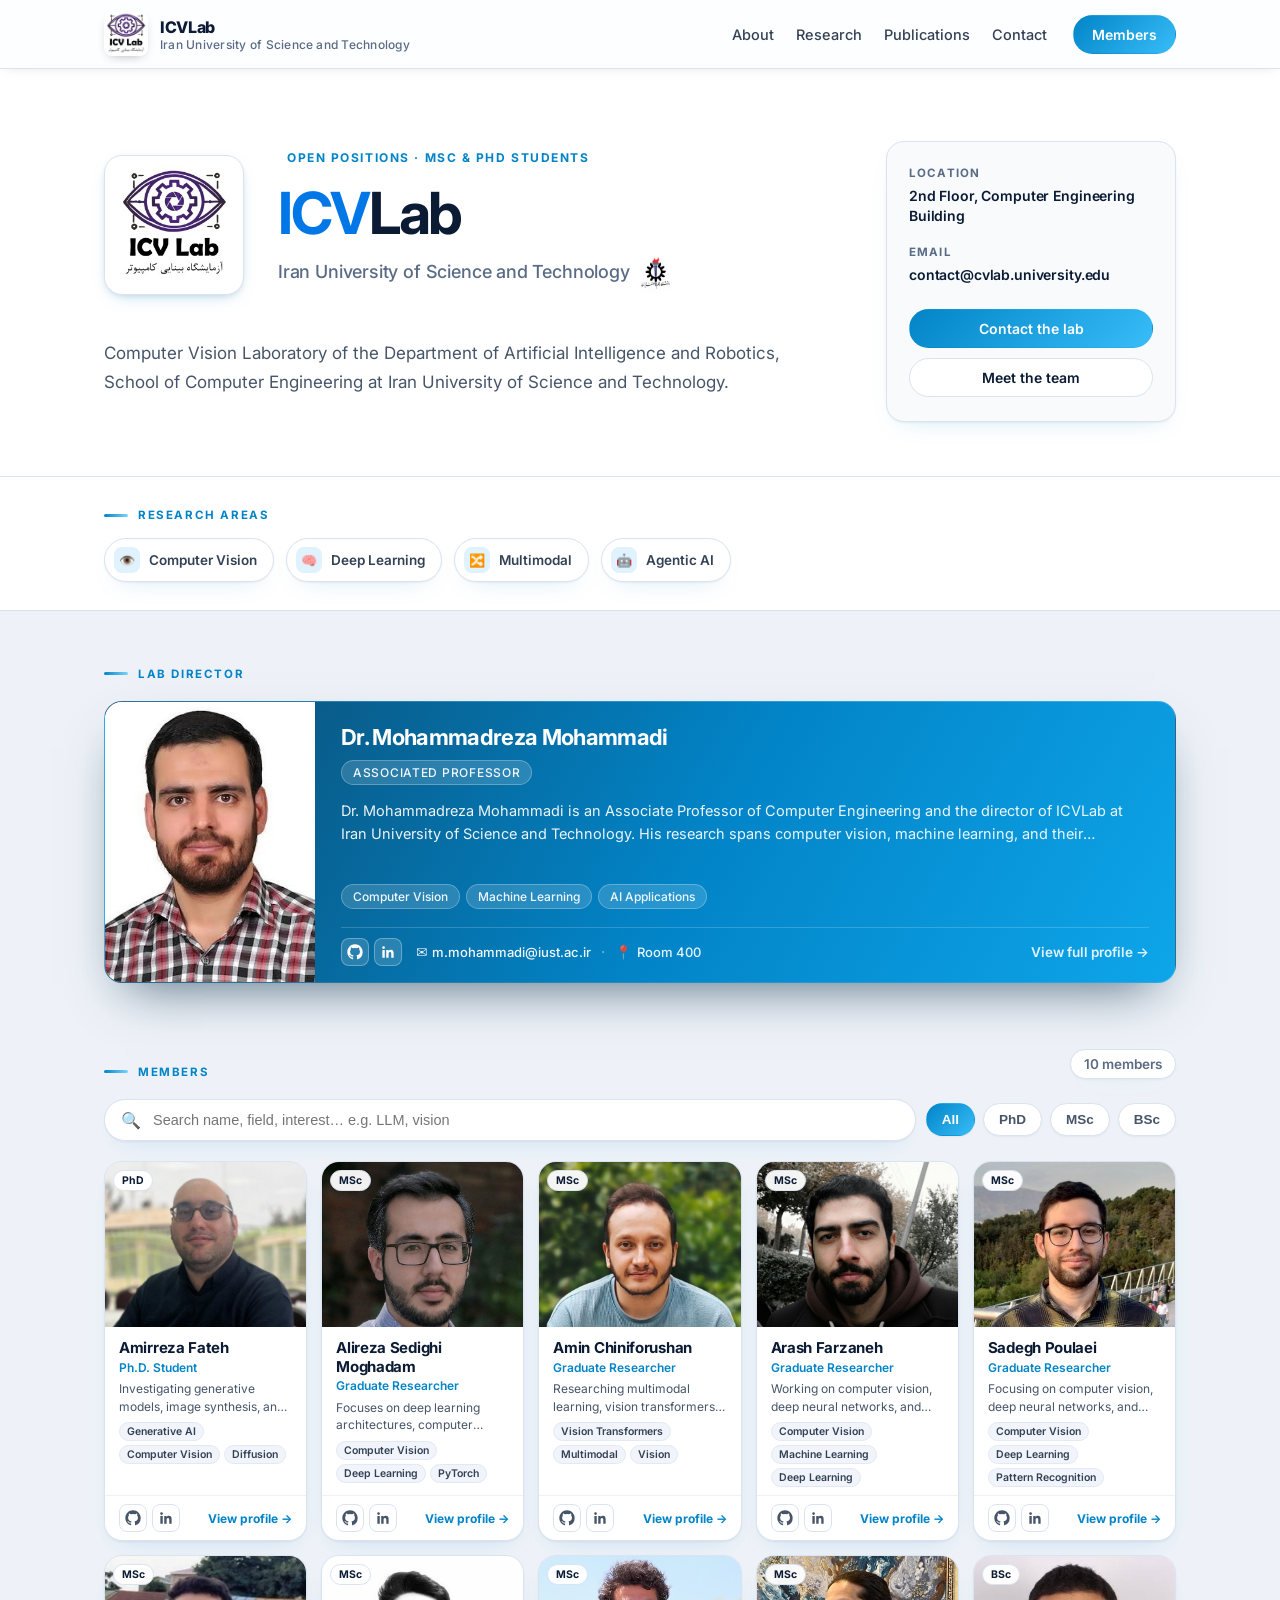
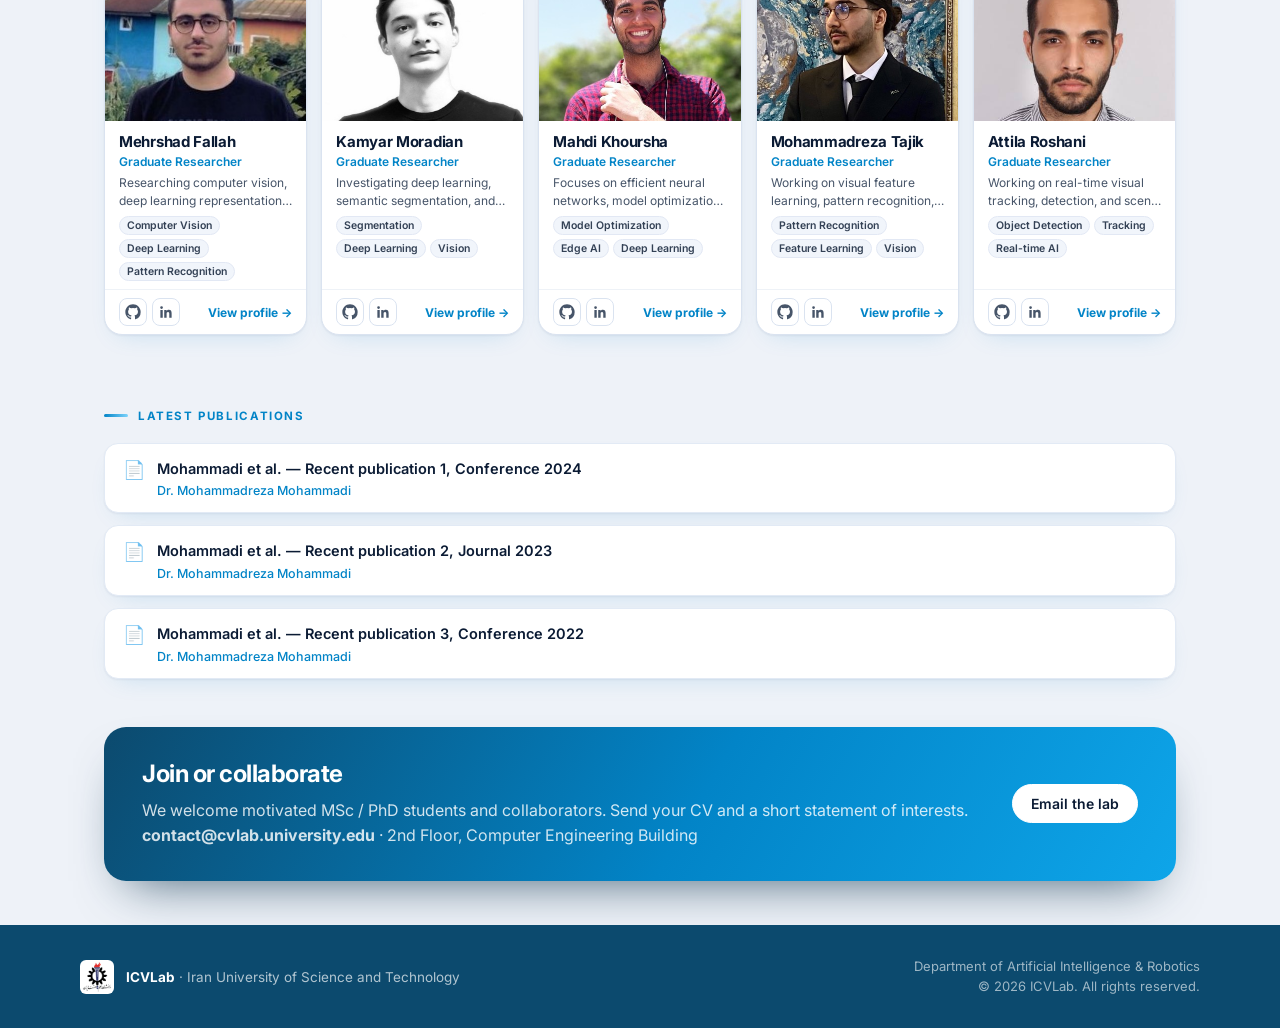
<file: index.html>
<!DOCTYPE html>
<html lang="en">

<head>
  <meta charset="UTF-8" />
  <meta name="viewport" content="width=device-width, initial-scale=1.0" />
  <title>ICVLab — Iran University of Science and Technology</title>
  <meta name="description"
    content="ICVLab at Iran University of Science and Technology: research in vision, language, and trustworthy AI. Meet our members." />
  <link rel="icon" href="cvlab_iust_logo.jpeg" />
  <link rel="preconnect" href="https://fonts.googleapis.com">
  <link href="https://fonts.googleapis.com/css2?family=Inter:wght@400;500;600;700;800&display=swap" rel="stylesheet">
  <link rel="stylesheet" href="styles.css" />
</head>

<body>

  <nav class="nav">
    <div class="container nav-inner">
      <a class="brand" href="index.html">
        <img class="brand-logo" src="cvlab_iust_logo.jpeg" alt="ICVLab logo" height="44" />
        <span>ICVLab<small>Iran University of Science and Technology</small></span>
      </a>
      <div class="nav-right">
        <div class="nav-links">
          <a href="#about">About</a>
          <a href="#research">Research</a>
          <a href="#publications">Publications</a>
          <a href="#contact">Contact</a>
        </div>
        <a class="btn btn-primary" href="#members">Members</a>
      </div>
    </div>
  </nav>

  <header class="hero" id="about">
    <div class="container">
      <div class="hero-inner">
        <div class="hero-main">
          <div class="hero-top">
            <img class="hero-logo" src="cvlab_iust_logo.jpeg" alt="ICVLab logo" height="140" />
            <div>
              <span class="eyebrow"><span class="dot"></span><span id="lab-eyebrow"></span></span>
              <h1><span class="icv">ICV</span>Lab<span class="uni">Iran University of Science and Technology<img class="uni-logo" src="IUST_logo.png" alt="IUST logo" height="32" /></span></h1>
            </div>
          </div>
          <p class="lead" id="hero-subtitle"></p>
        </div>
        <div class="hero-meta">
          <dl class="hero-meta-list">
            <div>
              <dt>Location</dt>
              <dd id="fact-loc"></dd>
            </div>
            <div>
              <dt>Email</dt>
              <dd id="fact-email"></dd>
            </div>
          </dl>
          <div class="hero-actions">
            <a class="btn btn-primary" href="#contact">Contact the lab</a>
            <a class="btn" href="#members">Meet the team</a>
          </div>
        </div>
      </div>
    </div>
  </header>

  <section class="section section-research" id="research">
    <div class="container">
      <div class="section-head">
        <div>
          <span class="label">Research areas</span>
        </div>
      </div>
      <div class="areas" id="areas"></div>
    </div>
  </section>

  <main class="container">
    <section class="section section-professor" id="director">
      <div class="section-head">
        <div>
          <span class="label">Lab Director</span>
        </div>
      </div>
      <div id="director-card"></div>
    </section>

    <section class="section" id="members">
      <div class="section-head">
        <div>
          <span class="label">Members</span>
        </div>
        <div class="count" id="count"></div>
      </div>
      <div class="toolbar">
        <label class="search">🔍 <input id="q" type="search"
            placeholder="Search name, field, interest… e.g. LLM, vision" /></label>
        <div id="filters" style="display:flex;gap:8px;flex-wrap:wrap"></div>
      </div>
      <div class="grid" id="grid"></div>
    </section>

    <section class="section" id="publications">
      <div class="section-head">
        <div>
          <span class="label">Latest Publications</span>
        </div>
      </div>
      <div class="pub-list" id="pub-list"></div>
    </section>

    <section class="section" id="contact">
      <div class="panel-cta"
        style="display:flex;gap:24px;align-items:center;justify-content:space-between;flex-wrap:wrap">
        <div>
          <h2>Join or collaborate</h2>
          <p style="margin:0">We welcome motivated MSc / PhD students and collaborators. Send your CV and a short
            statement of interests.<br><strong id="contact-email"></strong> · <span id="contact-location"></span></p>
        </div>
        <a class="btn btn-light" id="contact-btn" href="mailto:contact@cvlab.university.edu">Email the lab</a>
      </div>
    </section>
  </main>

  <footer>
    <div class="container foot">
      <div class="foot-brand">
        <img class="foot-logo" src="IUST_logo.png" alt="IUST logo" height="36" />
        <span><strong>ICVLab</strong> · Iran University of Science and Technology<br><span id="foot-uni"></span></span>
      </div>
      <div class="foot-copy">
        Department of Artificial Intelligence & Robotics<br>© 2026 ICVLab. All rights reserved.
      </div>
    </div>
  </footer>

  <script src="data.js"></script>
  <script>
    const directorCardEl = document.getElementById('director-card');
    const grid = document.getElementById('grid');
    const q = document.getElementById('q');
    const filtersEl = document.getElementById('filters');
    const normalMembers = MEMBERS.filter(m => !m.featured);
    const cats = ['All', ...Array.from(new Set(normalMembers.map(m => m.category)))];
    let active = 'All';

    document.getElementById('hero-subtitle').textContent = LAB_INFO.heroSubtitle;
    document.getElementById('lab-eyebrow').textContent = 'Open positions · MSc & PhD students';
    if (document.getElementById('fact-dept')) document.getElementById('fact-dept').textContent = LAB_INFO.department;
    if (document.getElementById('fact-loc')) document.getElementById('fact-loc').textContent = LAB_INFO.location;
    if (document.getElementById('fact-email')) document.getElementById('fact-email').textContent = LAB_INFO.email;
    const founded = LAB_INFO.founded;
    if (document.getElementById('fact-year')) document.getElementById('fact-year').textContent = founded || '';
    document.getElementById('contact-email').textContent = LAB_INFO.email;
    document.getElementById('contact-location').textContent = LAB_INFO.location;
    document.getElementById('contact-btn').href = 'mailto:' + LAB_INFO.email;
    document.getElementById('areas').innerHTML = LAB_INFO.researchAreas.map((a) =>
      `<div class="area"><div class="area-icon">${a.icon || '✨'}</div><h3>${a.title}</h3></div>`).join('');

    function iconBtn(href, label, svg) {
      return `<a class="icon-btn" href="${href}" target="_blank" rel="noopener" title="${label}" onclick="event.stopPropagation()">${svg}</a>`;
    }
    const gh = `<svg width="16" height="16" viewBox="0 0 24 24" fill="currentColor"><path d="M12 .5C5.65.5.5 5.65.5 12c0 5.08 3.29 9.39 7.86 10.91.58.11.79-.25.79-.55v-2.15c-3.2.7-3.87-1.36-3.87-1.36-.52-1.33-1.28-1.68-1.28-1.68-1.04-.71.08-.7.08-.7 1.15.08 1.76 1.19 1.76 1.19 1.03 1.76 2.7 1.25 3.36.96.1-.75.4-1.25.72-1.54-2.55-.29-5.23-1.28-5.23-5.68 0-1.26.45-2.28 1.19-3.09-.12-.29-.52-1.46.11-3.05 0 0 .97-.31 3.18 1.18a11 11 0 0 1 5.8 0c2.2-1.49 3.17-1.18 3.17-1.18.63 1.59.23 2.76.11 3.05.74.81 1.19 1.83 1.19 3.09 0 4.41-2.69 5.38-5.25 5.67.41.35.77 1.05.77 2.12v3.15c0 .3.21.66.8.55A11.51 11.51 0 0 0 23.5 12C23.5 5.65 18.35.5 12 .5z"/></svg>`;
    const li = `<svg width="16" height="16" viewBox="0 0 24 24" fill="currentColor"><path d="M20.45 20.45h-3.55v-5.57c0-1.33-.03-3.04-1.85-3.04-1.86 0-2.14 1.45-2.14 2.94v5.67H9.35V9h3.41v1.56h.05c.47-.9 1.63-1.85 3.36-1.85 3.6 0 4.27 2.37 4.27 5.46v6.28zM5.34 7.43a2.06 2.06 0 1 1 0-4.12 2.06 2.06 0 0 1 0 4.12zM7.12 20.45H3.56V9h3.56v11.45z"/></svg>`;

    // Render Featured / Lab Director card
    const prof = MEMBERS.find(m => m.featured) || MEMBERS[0];
    if (prof && directorCardEl) {
      directorCardEl.innerHTML = `
    <article class="card card-wide" onclick="location.href='member.html?id=${prof.id}'">
      <div class="card-top wide-img"><img src="${prof.image}" alt="${prof.name}" /></div>
      <div class="wide-body">
        <div class="wide-content">
          <div class="wide-head">
            <h3>${prof.name}</h3>
            <div><span class="tag tag-cat">Associated Professor</span></div>
          </div>
          <p class="desc wide-desc">${prof.bio}</p>
          <div class="wide-tags-row">
            <div class="tags">${prof.tags.map(t => `<span class="tag">${t}</span>`).join('')}</div>
          </div>
        </div>
        <div class="card-foot wide-foot">
          <div class="wide-foot-left">
            <div class="socials">${iconBtn(prof.github, 'GitHub', gh)}${iconBtn(prof.linkedin, 'LinkedIn', li)}</div>
            <div class="wide-meta">
              <a class="meta-item meta-link" href="mailto:${prof.email}" onclick="event.stopPropagation()"><span class="meta-icon">✉️</span>${prof.email}</a>
              <span class="meta-dot">·</span>
              <span class="meta-item"><span class="meta-icon">📍</span>${prof.location}</span>
            </div>
          </div>
          <span class="view">View full profile →</span>
        </div>
      </div>
    </article>`;
    }

    function render() {
      filtersEl.innerHTML = cats.map(c => `<button class="chip ${c === active ? 'active' : ''}" data-c="${c}">${c}</button>`).join('');
      filtersEl.querySelectorAll('.chip').forEach(b => b.onclick = () => { active = b.dataset.c; render(); });

      const term = q.value.trim().toLowerCase();
      const matches = m => {
        const okCat = active === 'All' || m.category === active;
        const hay = (m.name + ' ' + m.role + ' ' + m.tags.join(' ') + ' ' + (m.interests || []).join(' ')).toLowerCase();
        return okCat && (!term || hay.includes(term));
      };
      const list = normalMembers.filter(matches);
      document.getElementById('count').textContent = list.length + ' member' + (list.length !== 1 ? 's' : '');
      grid.innerHTML = list.length ? list.map(m => `
    <article class="card" onclick="location.href='member.html?id=${m.id}'">
      <div class="card-top"><img src="${m.image}" alt="${m.name}" loading="lazy" /><span class="badge">${m.category}</span></div>
      <div class="card-body">
        <h3>${m.name}</h3><div class="role">${m.role}</div>
        <p class="desc">${m.shortBio}</p>
        <div class="tags">${m.tags.map(t => `<span class="tag">${t}</span>`).join('')}</div>
      </div>
      <div class="card-foot">
        <div class="socials">${iconBtn(m.github, 'GitHub', gh)}${iconBtn(m.linkedin, 'LinkedIn', li)}</div>
        <span class="view">View profile →</span>
      </div>
    </article>`).join('')
        : `<div class="empty">No members match. Try clearing the search.</div>`;
    }
    // Render Publications
    const pubListEl = document.getElementById('pub-list');
    if (pubListEl) {
      const allPubs = [];
      MEMBERS.forEach(m => {
        if (m.publications && m.publications.length) {
          m.publications.forEach(p => {
            if (!allPubs.some(item => item.title === p)) {
              allPubs.push({ title: p, author: m.name, memberId: m.id });
            }
          });
        }
      });
      if (allPubs.length) {
        pubListEl.innerHTML = allPubs.map(p => `
          <div class="pub">
            <span class="pub-icon">📄</span>
            <div class="pub-content">
              <div class="pub-title">${p.title}</div>
              <div class="pub-author"><a href="member.html?id=${p.memberId}">${p.author}</a></div>
            </div>
          </div>`).join('');
      } else {
        pubListEl.innerHTML = `<p style="color:var(--muted)">Publications coming soon.</p>`;
      }
    }

    q.addEventListener('input', render);
    render();
  </script>
</body>

</html>
</file>
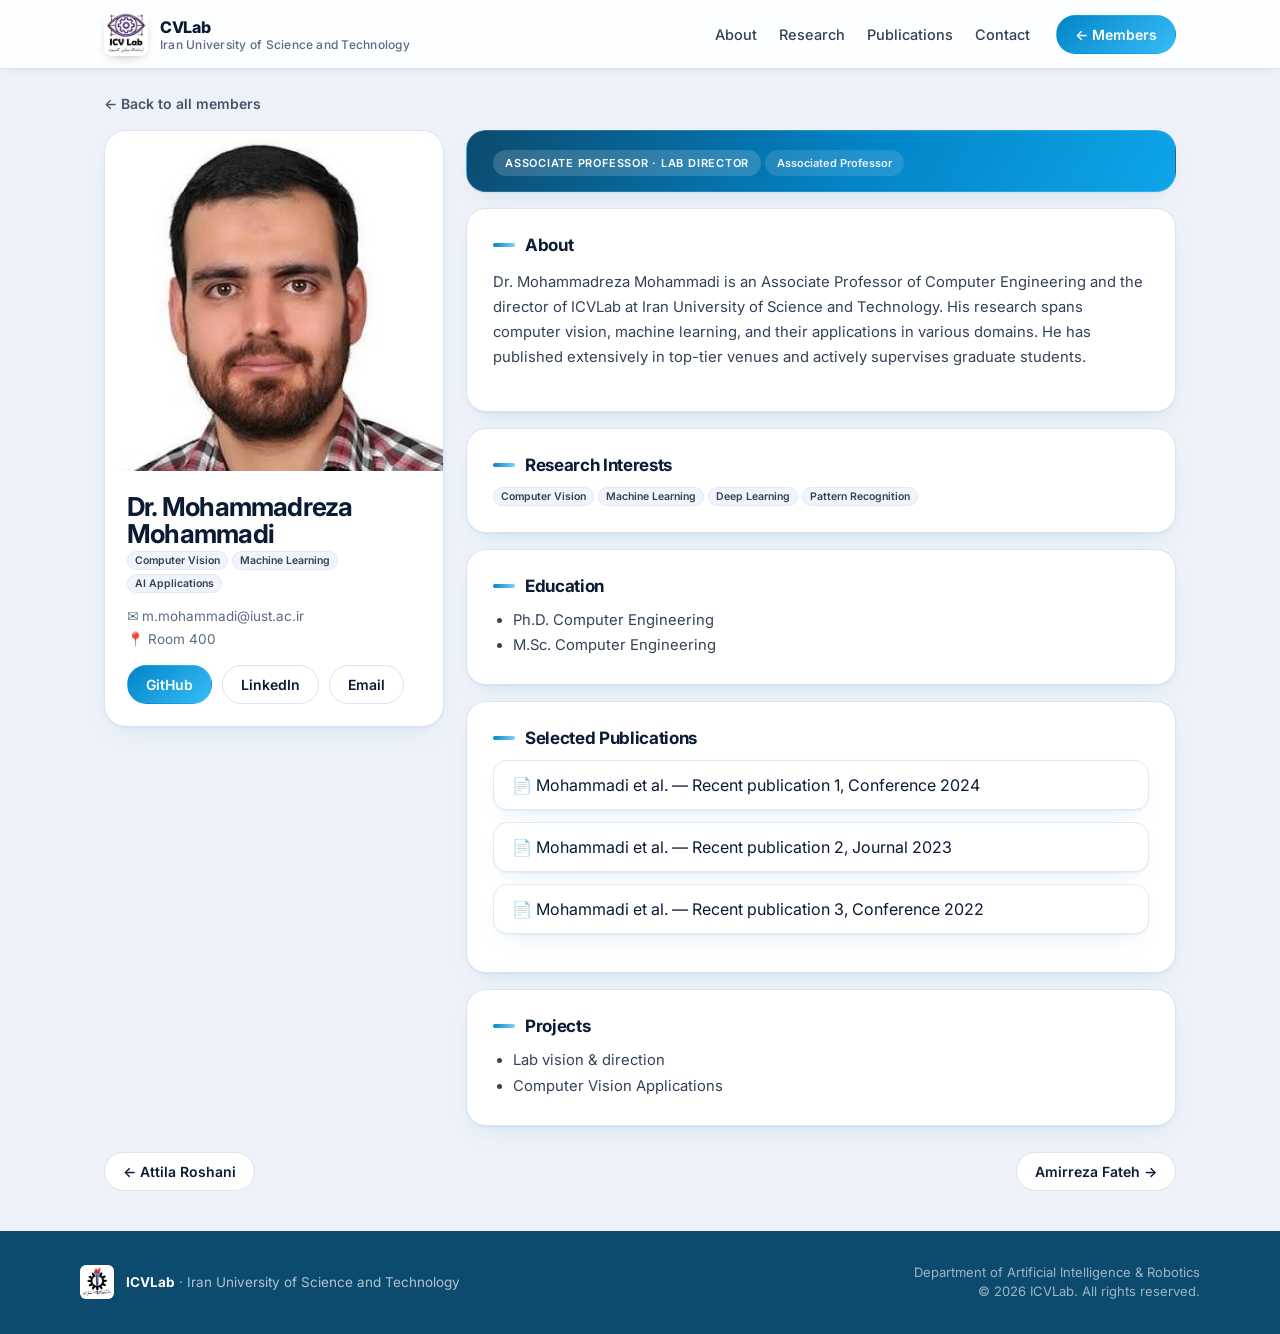
<file: member.html>
<!DOCTYPE html>
<html lang="en">
<head>
<meta charset="UTF-8" />
<meta name="viewport" content="width=device-width, initial-scale=1.0" />
<title>Member — CVLab</title>
<link rel="icon" href="cvlab_iust_logo.jpeg" />
<link rel="preconnect" href="https://fonts.googleapis.com">
<link href="https://fonts.googleapis.com/css2?family=Inter:wght@400;500;600;700;800&display=swap" rel="stylesheet">
<link rel="stylesheet" href="styles.css" />
</head>
<body>
<nav class="nav">
  <div class="container nav-inner">
    <a class="brand" href="index.html"><img class="brand-logo" src="cvlab_iust_logo.jpeg" alt="ICVLab logo" height="44" /><span>CVLab<small>Iran University of Science and Technology</small></span></a>
    <div class="nav-right">
      <div class="nav-links"><a href="index.html#about">About</a><a href="index.html#research">Research</a><a href="index.html#publications">Publications</a><a href="index.html#contact">Contact</a></div>
      <a class="btn btn-primary" href="index.html#members">← Members</a>
    </div>
  </div>
</nav>

<main class="container">
  <a class="back" href="index.html#members">← Back to all members</a>
  <div class="profile" id="profile"></div>
  <div class="prev-next" id="prevnext"></div>
</main>

<footer>
  <div class="container foot">
    <div class="foot-brand"><img class="foot-logo" src="IUST_logo.png" alt="IUST logo" height="36" /><span><strong>ICVLab</strong> · Iran University of Science and Technology</span></div>
    <div class="foot-copy">Department of Artificial Intelligence & Robotics<br>© 2026 ICVLab. All rights reserved.</div>
  </div>
</footer>

<script src="data.js"></script>
<script>
const id = new URLSearchParams(location.search).get('id');
const m = MEMBERS.find(x => x.id === id) || MEMBERS[0];
document.title = m.name + ' — CVLab';
const i = MEMBERS.indexOf(m);
const prev = MEMBERS[(i - 1 + MEMBERS.length) % MEMBERS.length];
const next = MEMBERS[(i + 1) % MEMBERS.length];

document.getElementById('profile').innerHTML = `
  <aside class="p-card">
    <img src="${m.image}" alt="${m.name}" />
    <div class="p-body">
      <h1>${m.name}</h1>
      <div class="tags">${m.tags.map(t=>`<span class="tag">${t}</span>`).join('')}</div>
      <div class="p-meta">✉️ ${m.email}<br>📍 ${m.location}</div>
      <div class="p-actions">
        <a class="btn btn-primary" href="${m.github}" target="_blank" rel="noopener">GitHub</a>
        <a class="btn" href="${m.linkedin}" target="_blank" rel="noopener">LinkedIn</a>
        <a class="btn btn-ghost" href="mailto:${m.email}">Email</a>
      </div>
    </div>
  </aside>
  <div class="p-main">
    <div class="panel panel-header">
      <div class="header-row">
        <div class="header-title">
          <span class="role-badge">${m.role}</span>
          <span class="category-badge">${m.category}</span>
        </div>
      </div>
    </div>
    <div class="panel"><h2>About</h2><p>${m.bio}</p></div>
    <div class="panel"><h2>Research Interests</h2><div class="tags">${(m.interests||m.tags).map(t=>`<span class="tag">${t}</span>`).join('')}</div></div>
    <div class="panel"><h2>Education</h2><ul>${m.education.map(e=>`<li>${e}</li>`).join('') || '<li>—</li>'}</ul></div>
    <div class="panel"><h2>Selected Publications</h2>
      ${(m.publications && m.publications.length) ? m.publications.map(p=>`<div class="pub">📄 ${p}</div>`).join('') : '<p style="color:var(--muted)">Publications coming soon.</p>'}
    </div>
    <div class="panel"><h2>Projects</h2><ul>${m.projects.map(p=>`<li>${p}</li>`).join('') || '<li>—</li>'}</ul></div>
  </div>`;

document.getElementById('prevnext').innerHTML = `
  <a class="btn" href="member.html?id=${prev.id}">← ${prev.name}</a>
  <a class="btn" href="member.html?id=${next.id}">${next.name} →</a>`;
</script>
</body>
</html>
</file>
<file: styles.css>
:root{
  --bg:#eef2f8;
  --card:#ffffff;
  --ink:#0b1b34;
  --muted:#5a6b85;
  --line:#dae3f0;
  --accent:#0284c7;
  --accent-2:#38bdf8;
  --accent-soft:#e0f2fe;
  --navy:#0c4a6e;
  --radius:18px;
  --shadow:0 1px 2px rgba(11,27,52,.05),0 10px 26px -14px rgba(2,132,199,.22);
  --shadow-hover:0 2px 6px rgba(11,27,52,.07),0 22px 40px -16px rgba(2,132,199,.35);
}
*{box-sizing:border-box}
html{scroll-behavior:smooth}
body{margin:0;min-height:100vh;display:flex;flex-direction:column;font-family:'Inter',system-ui,-apple-system,'Segoe UI',Roboto,sans-serif;background:var(--bg);color:var(--ink);-webkit-font-smoothing:antialiased}
main{flex:1}
a{color:inherit;text-decoration:none}
.container{max-width:1120px;margin:0 auto;padding:0 24px}

/* Nav */
.nav{position:sticky;top:0;z-index:50;background:rgba(255,255,255,.88);backdrop-filter:blur(14px);border-bottom:1px solid var(--line);box-shadow:0 1px 12px -6px rgba(11,27,52,.25)}
.nav-inner{display:flex;align-items:center;justify-content:space-between;height:68px}
.nav-right{display:flex;align-items:center;gap:26px}
.brand{display:flex;align-items:center;gap:12px;font-weight:800;letter-spacing:-.02em}
.brand-logo{height:44px;width:auto;border-radius:8px;display:block;flex:none;background:#fff;box-shadow:0 4px 12px -6px rgba(11,27,52,.45)}
.brand small{display:block;font-weight:500;color:var(--muted);font-size:12px;letter-spacing:.02em}
.icv{color:#0077e6}
.nav-links{display:flex;gap:22px;font-size:14.5px;color:#334155;font-weight:500}
.nav-links a:hover{color:var(--accent)}
.btn{display:inline-flex;align-items:center;gap:8px;border-radius:999px;padding:10px 18px;font-weight:600;font-size:14px;border:1px solid var(--line);background:#fff;color:var(--ink);transition:.2s;cursor:pointer;white-space:nowrap}
.btn:hover{transform:translateY(-1px);box-shadow:var(--shadow)}
.btn-primary{background:linear-gradient(135deg,var(--accent),var(--accent-2));color:#fff;border-color:transparent}
.btn-primary:hover{box-shadow:0 10px 22px -12px rgba(2,132,199,.8)}
.btn-light{background:#fff;color:var(--ink);border-color:#fff}
.btn-ghost{background:transparent}

/* Hero */
.hero{background:#fff;border-bottom:1px solid var(--line)}
.hero-inner{max-width:1120px;padding:72px 0 54px;display:flex;gap:60px;align-items:flex-start}
.hero-main{flex:1;min-width:0}
.hero-top{display:flex;align-items:center;gap:34px;margin-bottom:30px}
.hero-logo{height:140px;width:auto;border-radius:18px;display:block;flex:none;border:1px solid var(--line);background:#fff;padding:9px;box-shadow:0 6px 18px -8px rgba(2,132,199,.35),0 2px 6px -2px rgba(11,27,52,.12)}
.eyebrow{display:inline-flex;align-items:center;gap:9px;font-size:12px;font-weight:700;letter-spacing:.13em;text-transform:uppercase;color:var(--accent)}
h1{font-size:clamp(38px,5.4vw,58px);line-height:1.04;letter-spacing:-.04em;margin:18px 0 20px;font-weight:700}
h1 .uni{display:flex;align-items:center;gap:10px;font-size:18px;font-weight:500;color:var(--muted);letter-spacing:-.01em;margin-top:14px}
.uni-logo{height:32px;width:auto;display:inline-block;flex:none;filter:drop-shadow(0 2px 4px rgba(11,27,52,.08))}
.lead{font-size:17px;line-height:1.7;color:#475569;max-width:62ch;margin:0 0 8px}
.hero-actions{display:flex;flex-direction:column;gap:10px}
.hero-actions .btn{justify-content:center;text-align:center;width:100%}
.btn-link{display:inline-flex;align-items:center;justify-content:center;gap:7px;font-size:14px;font-weight:600;color:var(--accent);transition:.18s;border:1px solid transparent}
.btn-link:hover{color:var(--ink);gap:9px}
.hero-meta{display:flex;flex-direction:column;gap:24px;margin:0;width:290px;background:#f8fafc;border:1px solid var(--line);border-radius:18px;padding:24px 22px;flex-shrink:0;box-shadow:var(--shadow)}
.hero-meta-list{display:grid;grid-template-columns:1fr;gap:18px;margin:0}
.hero-meta-list dt{font-size:11.5px;text-transform:uppercase;letter-spacing:.1em;color:var(--muted);font-weight:700}
.hero-meta-list dd{margin:6px 0 0;font-size:14px;font-weight:600;letter-spacing:-.01em;word-break:break-word;line-height:1.45}

/* Sections */
.section{padding:48px 0 8px}
.section-professor{padding-bottom:18px}
.section-research{background:#fff;border-bottom:1px solid var(--line);padding:24px 0 28px}
.section-research .section-head{margin-bottom:16px}
.section-research .areas{gap:12px}
.section-research .area{background:var(--card);border:1px solid var(--line)}
.section-research .area:hover{border-color:#bae6fd}
.label{display:inline-flex;align-items:center;gap:10px;font-size:11.5px;font-weight:700;letter-spacing:.14em;text-transform:uppercase;color:var(--accent);margin:0}
.label::before{content:"";width:24px;height:3px;border-radius:2px;background:linear-gradient(90deg,var(--accent),#7dd3fc)}
.section-head{display:flex;align-items:end;justify-content:space-between;gap:20px;margin-bottom:20px;flex-wrap:wrap}
.section-sub{margin:0;color:var(--muted);font-size:14.5px;max-width:66ch;line-height:1.6}
.count{color:var(--muted);font-size:13.5px;background:#fff;border:1px solid var(--line);border-radius:999px;padding:6px 13px;font-weight:600;box-shadow:var(--shadow)}
.areas{display:flex;flex-wrap:wrap;gap:10px}
#research{padding-top:24px;padding-bottom:28px}
.area{display:inline-flex;align-items:center;gap:9px;width:auto;background:var(--card);border:1px solid var(--line);border-radius:999px;padding:8px 16px 8px 9px;box-shadow:var(--shadow);transition:.2s}
.area:hover{transform:translateY(-2px);box-shadow:var(--shadow-hover);border-color:#bae6fd}
.area-icon{width:26px;height:26px;border-radius:8px;display:grid;place-items:center;background:var(--accent-soft);font-size:13px;flex:none}
.area h3{margin:0;font-size:13.5px;font-weight:600;color:#334155}

/* Filter + grid */
.toolbar{display:flex;gap:10px;flex-wrap:wrap;align-items:center;margin:14px 0 20px}
.search{flex:1;min-width:220px;display:flex;align-items:center;gap:10px;background:#fff;border:1px solid var(--line);border-radius:999px;padding:10px 16px;box-shadow:var(--shadow)}
.search input{border:0;outline:0;width:100%;font-size:14.5px;background:transparent}
.chip{border:1px solid var(--line);background:#fff;border-radius:999px;padding:8px 15px;font-size:13.5px;font-weight:600;color:#475569;cursor:pointer;transition:.15s;box-shadow:0 1px 2px rgba(11,27,52,.05)}
.chip:hover{border-color:#bae6fd;color:var(--accent)}
.chip.active{background:linear-gradient(135deg,var(--accent),var(--accent-2));color:#fff;border-color:transparent}
.grid{display:grid;grid-template-columns:repeat(5,1fr);gap:14px;padding-bottom:10px}
.card{background:var(--card);border:1px solid var(--line);border-radius:18px;overflow:hidden;box-shadow:var(--shadow);transition:.22s;cursor:pointer;display:flex;flex-direction:column}
.card:hover{transform:translateY(-4px);box-shadow:var(--shadow-hover);border-color:#bae6fd}
.card-top{position:relative;height:165px;overflow:hidden;background:#dbe4f0}
.card-top img{width:100%;height:100%;object-fit:cover;object-position:top;transition:.4s;display:block}
.card:hover .card-top img{transform:scale(1.04)}
.badge{position:absolute;top:8px;left:8px;background:rgba(255,255,255,.94);backdrop-filter:blur(8px);border:1px solid var(--line);font-size:10.5px;font-weight:700;padding:3px 8px;border-radius:999px;color:var(--ink)}
.card-body{padding:12px 14px 8px;display:flex;flex-direction:column;gap:5px;flex:1}
.card-body h3{margin:0;font-size:15px;letter-spacing:-.02em;line-height:1.25}
.role{font-size:12px;color:var(--accent);font-weight:600;margin-top:-3px;line-height:1.3}
.desc{font-size:12px;color:#475569;line-height:1.45;margin:0;display:-webkit-box;-webkit-line-clamp:2;-webkit-box-orient:vertical;overflow:hidden;flex:none}
.tags{display:flex;flex-wrap:wrap;gap:4px;margin-top:2px}
.tag{font-size:10.5px;font-weight:600;background:#f1f5fb;border:1px solid #e2e8f4;color:#334155;padding:2px 7px;border-radius:999px}
.card-foot{display:flex;align-items:center;justify-content:space-between;border-top:1px solid #eef2f7;padding:8px 14px;margin-top:auto}
.socials{display:flex;gap:5px}
.icon-btn{width:28px;height:28px;border-radius:8px;border:1px solid var(--line);display:grid;place-items:center;background:#fff;transition:.15s;color:#475569}
.icon-btn:hover{background:var(--accent);color:#fff;border-color:var(--accent)}
.view{font-size:12px;font-weight:700;color:var(--accent)}
.empty{background:#fff;border:1px dashed #c9d6e8;border-radius:16px;padding:36px;text-align:center;color:var(--muted);grid-column:1/-1;box-shadow:var(--shadow)}

/* Featured (lab director) wide card */
.director-section{margin-bottom:34px}
.card-wide{grid-column:1/-1;flex-direction:row;min-height:230px;height:auto;background:linear-gradient(120deg,#0c4a6e 0%,#0284c7 55%,#0ea5e9 100%);color:#fff;border:1px solid rgba(255,255,255,.14);box-shadow:0 24px 50px -22px rgba(8,47,73,.7);position:relative}
.card-wide::after{content:"";position:absolute;left:0;right:0;bottom:-22px;height:2px;border-radius:2px;background:linear-gradient(90deg,transparent,rgba(56,189,248,.75) 18%,rgba(56,189,248,.75) 82%,transparent)}
.card-wide .card-top{width:210px;min-height:230px;height:auto;flex:none}
.card-wide .card-top img{width:100%;height:100%;object-fit:cover;object-position:top}
.card-wide .badge{font-size:11px;background:rgba(255,255,255,.95);color:var(--ink);top:10px;left:10px}
.wide-body{display:flex;flex-direction:column;justify-content:space-between;padding:22px 26px 12px;flex:1;min-width:0;gap:14px}
.wide-content{display:flex;flex-direction:column;gap:12px;flex:1}
.wide-head{display:flex;flex-direction:column;align-items:flex-start;gap:10px}
.wide-head h3{margin:0;font-size:22px;letter-spacing:-.03em;font-weight:700}
.tag-cat{background:rgba(255,255,255,.2);color:#fff;border-color:rgba(255,255,255,.38);text-transform:uppercase;letter-spacing:.06em;font-size:11.5px;font-weight:700;padding:5px 12px;display:inline-block}
.wide-desc{display:-webkit-box;-webkit-line-clamp:2;-webkit-box-orient:vertical;overflow:hidden;font-size:14.5px;max-width:88ch;flex:none;margin:2px 0 0;color:rgba(255,255,255,.92);line-height:1.6}
.wide-tags-row{margin-top:auto;padding-top:6px}
.card-wide .tags{gap:6px}
.card-wide .tag{background:rgba(255,255,255,.15);border-color:rgba(255,255,255,.26);color:#f0f7ff;padding:4px 11px;font-size:12px;font-weight:500}
.card-wide .card-foot{border-top:1px solid rgba(255,255,255,.18);padding:10px 0 4px;margin-top:4px}
.wide-foot-left{display:flex;align-items:center;gap:14px;flex-wrap:wrap}
.wide-meta{display:inline-flex;align-items:center;gap:10px;font-size:13px;color:rgba(255,255,255,.88);flex-wrap:wrap}
.meta-item{display:inline-flex;align-items:center;gap:5px;background:none;border:none;padding:0;font-size:13px;font-weight:500;color:rgba(255,255,255,.9)}
.meta-link{color:rgba(255,255,255,.95);text-decoration:none;transition:color .2s}
.meta-link:hover{color:#fff;text-decoration:underline}
.meta-dot{color:rgba(255,255,255,.4);font-weight:bold}
.meta-icon{font-size:13.5px;opacity:.95}
.card-wide .view{font-size:13.5px;color:#e0f2fe;font-weight:600}
.card-wide .icon-btn{background:rgba(255,255,255,.14);border-color:rgba(255,255,255,.3);color:#fff}
.card-wide .icon-btn:hover{background:#fff;color:var(--accent);border-color:#fff}

/* Contact CTA */
.panel-cta{background:linear-gradient(120deg,#0c4a6e 0%,#0284c7 55%,#0ea5e9 100%);color:#fff;border:none;border-radius:22px;padding:32px 38px;box-shadow:0 24px 50px -24px rgba(8,47,73,.75);margin:0}
.panel-cta h2{color:#fff;margin:0 0 10px;font-size:24px;letter-spacing:-.02em}
.panel-cta h2::before{background:linear-gradient(90deg,#93c5fd,#fff)}
.panel-cta p{color:rgba(255,255,255,.82);line-height:1.6}
#contact{padding-top:28px;padding-bottom:44px}

/* Footer */
footer{background:var(--navy);color:rgba(255,255,255,.68)}
.foot{display:flex;justify-content:space-between;gap:20px;padding:32px 0;flex-wrap:wrap;font-size:13.5px}
.foot strong{color:#fff}
.foot-brand{display:flex;gap:12px;align-items:center}
.foot-logo{height:34px;width:auto;border-radius:6px;flex:none;background:#fff;padding:2px}
.foot-copy{font-size:13px;color:rgba(255,255,255,.6);line-height:1.5;text-align:right}

/* Member page */
.back{display:inline-flex;align-items:center;gap:8px;margin:26px 0 18px;font-size:14px;font-weight:600;color:#475569}
.back:hover{color:var(--accent)}
.profile{display:grid;grid-template-columns:340px 1fr;gap:22px;align-items:start;padding-bottom:20px}
.p-card{background:#fff;border:1px solid var(--line);border-radius:22px;overflow:hidden;box-shadow:var(--shadow);position:sticky;top:90px}
.p-card img{width:100%;height:340px;object-fit:cover;object-position:top;display:block}
.p-body{padding:22px}
.p-body h1{font-size:26px;margin:0 0 4px;letter-spacing:-.03em}
.p-role{color:var(--accent);font-weight:600;font-size:14px;margin-bottom:10px}
.p-meta{font-size:13.5px;color:var(--muted);line-height:1.7;margin:12px 0}
.p-actions{display:flex;gap:10px;margin-top:14px;flex-wrap:wrap}
.p-main{display:flex;flex-direction:column;gap:16px}
.panel{background:#fff;border:1px solid var(--line);border-radius:20px;padding:26px;box-shadow:var(--shadow)}
.panel-header{background:linear-gradient(120deg,#0c4a6e 0%,#0284c7 55%,#0ea5e9 100%);border:1px solid rgba(255,255,255,.14);padding:20px 26px}
.header-row{display:flex;align-items:center;gap:12px;flex-wrap:wrap}
.role-badge{background:rgba(255,255,255,.16);color:#fff;border-color:rgba(255,255,255,.35);text-transform:uppercase;letter-spacing:.07em;font-size:11px;padding:6px 12px;border-radius:999px;font-weight:600}
.category-badge{background:rgba(255,255,255,.12);color:#eaf2ff;border-color:rgba(255,255,255,.22);font-size:11px;padding:6px 12px;border-radius:999px;font-weight:600}
.panel h2{font-size:17px;margin:0 0 12px;letter-spacing:-.02em;display:flex;align-items:center;gap:10px}
.panel h2::before{content:"";width:22px;height:4px;border-radius:99px;background:linear-gradient(90deg,var(--accent),#7dd3fc);display:inline-block}
.panel p,.panel li{font-size:14.8px;line-height:1.7;color:#334155}
.panel ul{margin:0;padding-left:20px}
.pub{display:flex;align-items:flex-start;gap:12px;padding:14px 18px;border:1px solid #e2eaf5;background:#fff;border-radius:14px;margin-bottom:12px;box-shadow:var(--shadow);transition:.2s}
.pub:hover{border-color:#bae6fd;transform:translateY(-1px);box-shadow:var(--shadow-hover)}
.pub-icon{font-size:18px;flex:none;margin-top:1px}
.pub-content{flex:1}
.pub-title{font-size:14.5px;font-weight:600;color:var(--ink);line-height:1.5}
.pub-author{font-size:12.5px;color:var(--accent);margin-top:4px;font-weight:500}
.pub-author a:hover{text-decoration:underline}
.prev-next{display:flex;justify-content:space-between;gap:12px;margin:6px 0 40px;flex-wrap:wrap}

@media(max-width:1100px){.grid{grid-template-columns:repeat(4,1fr)}}
@media(max-width:960px){
  .profile{grid-template-columns:1fr}
  .grid{grid-template-columns:repeat(3,1fr)}
  .p-card{position:static}
  .nav-links{display:none}
  .hero-inner{flex-direction:column;gap:32px}
  .hero-meta{width:100%}
}
@media(max-width:760px){
  .nav-inner{height:60px}
  .nav-right{gap:12px}
  .nav-right .btn{padding:8px 14px;font-size:13px}
  .grid{grid-template-columns:repeat(3,1fr);gap:10px}
  .card-wide{flex-direction:row;align-items:stretch;min-height:0;height:auto;margin-bottom:24px}
  .card-wide .card-top{width:130px;height:auto;min-height:100%;flex:none}
  .card-wide .card-top img{width:100%;height:100%;object-fit:cover;object-position:top}
  .wide-body{padding:14px 16px 10px;gap:8px}
  .wide-content{gap:8px}
  .wide-head{gap:8px}
  .wide-head h3{font-size:17px}
  .tag-cat{font-size:10px;padding:3px 9px}
  .wide-desc{font-size:12.5px;line-height:1.5;-webkit-line-clamp:3;margin:0}
  .wide-tags-row{margin-top:2px;padding-top:0}
  .wide-foot-left{gap:10px}
  .wide-meta{gap:6px;margin-left:0}
  .meta-item{font-size:11.5px}
  .card-wide .card-foot{padding:8px 0 4px}
  .card-wide .view{font-size:12px}
  .panel-cta{padding:28px 24px}
}
@media(max-width:560px){
  .container{padding:0 14px}
  .brand-logo{height:36px}
  .brand span{font-size:15px}
  .brand small{font-size:10px}
  .nav-right .btn{padding:7px 12px;font-size:12.5px;gap:5px}
  .grid{grid-template-columns:repeat(3,1fr);gap:8px}
  .card{border-radius:14px}
  .card-top{height:125px}
  .badge{top:6px;left:6px;font-size:9.5px;padding:2px 6px}
  .card-body{padding:9px 10px 6px;gap:3px}
  .card-body h3{font-size:13px;line-height:1.2}
  .role{font-size:10.5px}
  .desc{display:none}
  .tags{gap:3px}
  .tag{font-size:9.5px;padding:2px 5px}
  .card-foot{padding:6px 10px}
  .socials{gap:3px}
  .icon-btn{width:24px;height:24px;border-radius:6px}
  .icon-btn svg{width:13px;height:13px}
  .view{font-size:10.5px}
  .hero-inner{padding:48px 0 40px}
  .hero-top{flex-direction:column;align-items:flex-start;gap:22px}
  .hero-logo{height:104px}
  .section{padding-top:40px}
  .card-wide{flex-direction:row}
  .card-wide .card-top{width:115px;height:auto;min-height:100%}
  .wide-body{padding:12px 14px 8px;gap:6px}
  .wide-head h3{font-size:15px}
  .wide-desc{font-size:11.5px;-webkit-line-clamp:2}
  .meta-item{font-size:11px}
  .card-wide .tag{font-size:10px;padding:2px 7px}
  footer .container{padding:0 20px}
  .foot{flex-direction:column;gap:12px;padding:24px 0}
  .foot-copy{text-align:left;font-size:12.5px;line-height:1.6}
}
@media(max-width:400px){
  .card-wide .card-top{width:100px}
  .wide-head h3{font-size:14px}
  .meta-item{font-size:10px}
}
@media(max-width:380px){
  .grid{grid-template-columns:repeat(2,1fr);gap:8px}
  .card-top{height:140px}
}
</file>
